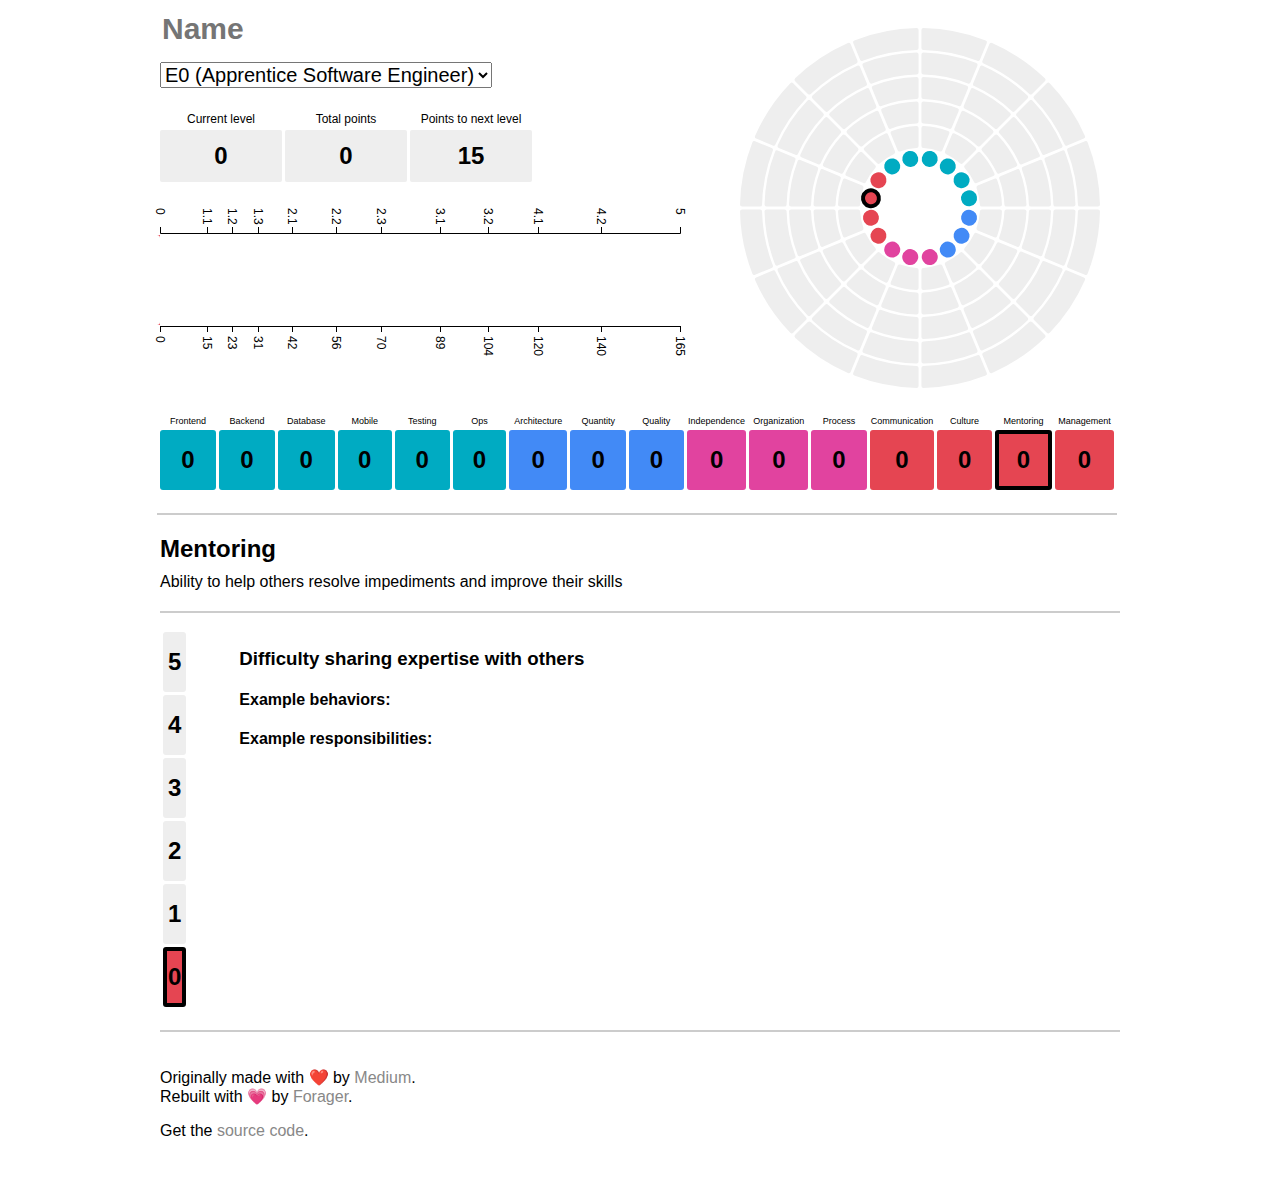
<file: index.html>
<!DOCTYPE html><html><head><meta charSet="utf-8"/><meta name="viewport" content="width=device-width"/><meta name="next-head-count" content="2"/><link rel="preload" href="/_next/static/FN4FiDz0hkGtfBL6bo7lJ/pages/_app.js" as="script"/><link rel="preload" href="/_next/static/FN4FiDz0hkGtfBL6bo7lJ/pages/index.js" as="script"/><link rel="preload" href="/_next/static/runtime/webpack-c212667a5f965e81e004.js" as="script"/><link rel="preload" href="/_next/static/chunks/framework.a98cdd50c9212e8bb790.js" as="script"/><link rel="preload" href="/_next/static/chunks/c67b9352350e8ebe42da7ce539d98be89b0f4a6e.0ddaec115e41be7c9561.js" as="script"/><link rel="preload" href="/_next/static/runtime/main-bc6826441792870e60e7.js" as="script"/><style id="__jsx-2126963245">body{font-family:Helvetica;}main{width:960px;margin:0 auto;}.name-input{border:none;display:block;border-bottom:2px solid #fff;font-size:30px;line-height:40px;font-weight:bold;width:380px;margin-bottom:10px;}.name-input:hover,.name-input:focus{border-bottom:2px solid #ccc;outline:0;}a{color:#888;-webkit-text-decoration:none;text-decoration:none;}</style><style id="__jsx-2295457571">select.jsx-2295457571{font-size:20px;line-height:20px;margin-bottom:20px;min-width:300px;}</style><style id="__jsx-3403694977">table.jsx-3403694977{border-spacing:3px;margin-bottom:20px;margin-left:-3px;}.point-summary-label.jsx-3403694977{font-size:12px;text-align:center;font-weight:normal;width:120px;}.point-summary-value.jsx-3403694977{width:120px;background:#eee;font-size:24px;font-weight:bold;line-height:50px;border-radius:2px;text-align:center;}</style><style id="__jsx-2708482886">figure.jsx-2708482886{margin:0 0 0 -10px;}svg.jsx-2708482886{width:550px;height:160px;}</style><style id="__jsx-3023698355">figure.jsx-3023698355{margin:0;}svg.jsx-3023698355{width:400px;height:400px;}.track-milestone.jsx-3023698355{fill:#eee;cursor:pointer;}.track-milestone-current.jsx-3023698355,.track-milestone.jsx-3023698355:hover{stroke:#000;stroke-width:4px;stroke-linejoin:round;}</style><style id="__jsx-886021826">table.jsx-886021826{width:100%;border-spacing:3px;border-bottom:2px solid #ccc;padding-bottom:20px;margin-bottom:20px;margin-left:-3px;}.track-selector-value.jsx-886021826{line-height:50px;width:50px;text-align:center;background:#eee;font-weight:bold;font-size:24px;border-radius:3px;cursor:pointer;}.track-selector-label.jsx-886021826{text-align:center;font-size:9px;}</style><style id="__jsx-2815140849">div.track.jsx-2815140849{margin:0 0 20px 0;padding-bottom:20px;border-bottom:2px solid #ccc;}h2.jsx-2815140849{margin:0 0 10px 0;}p.track-description.jsx-2815140849{margin-top:0;padding-bottom:20px;border-bottom:2px solid #ccc;}table.jsx-2815140849{border-spacing:3px;}td.jsx-2815140849{line-height:50px;width:50px;text-align:center;background:#eee;font-weight:bold;font-size:24px;border-radius:3px;cursor:pointer;}ul.jsx-2815140849{line-height:1.5em;}</style></head><body><div id="__next"><div><main class="jsx-2126963245"><div style="display:flex" class="jsx-2126963245"><div style="flex:1" class="jsx-2126963245"><form class="jsx-2126963245"><input type="text" value="" placeholder="Name" class="jsx-2126963245 name-input"/><select class="jsx-2295457571"><option class="jsx-2295457571">E0 (Apprentice Software Engineer)</option></select></form><table class="jsx-3403694977"><tbody class="jsx-3403694977"><tr class="jsx-3403694977"><th class="jsx-3403694977 point-summary-label">Current level</th><th class="jsx-3403694977 point-summary-label">Total points</th><th class="jsx-3403694977 point-summary-label">Points to next level</th></tr><tr class="jsx-3403694977"><td class="jsx-3403694977 point-summary-value">0</td><td class="jsx-3403694977 point-summary-value">0</td><td class="jsx-3403694977 point-summary-value">15</td></tr></tbody></table><figure class="jsx-2708482886"><svg class="jsx-2708482886"><g transform="translate(10,30)" class="jsx-2708482886"><rect x="0" y="0" width="0" height="90" style="fill:#00abc2;border-right:1px solid #000" class="jsx-2708482886"></rect><rect x="0" y="0" width="0" height="90" style="fill:#428af6;border-right:1px solid #000" class="jsx-2708482886"></rect><rect x="0" y="0" width="0" height="90" style="fill:#e1439f;border-right:1px solid #000" class="jsx-2708482886"></rect><path d="M0,0h-3a3,3 0 0 1 3,3v84a3,3 0 0 1 -3,3h3z" style="fill:#e54552" class="jsx-2708482886"></path><g transform="translate(0, -2)" class="jsx-2708482886 top-axis"></g><g transform="translate(0,91)" class="jsx-2708482886 bottom-axis"></g></g></svg></figure></div><div style="flex:0" class="jsx-2126963245"><figure class="jsx-3023698355"><svg class="jsx-3023698355"><g transform="translate(200,200) rotate(-33.75)" class="jsx-3023698355"><g transform="rotate(0)" class="jsx-3023698355"><path d="M-14.214442030003276,-78.70722398454421A2,2,0,0,1,-12.559037048998265,-81.07383136330378A82.0408163265306,82.0408163265306,0,0,1,12.559037048998277,-81.07383136330377A2,2,0,0,1,14.214442030003283,-78.70722398454421L10.690713438490782,-60.99224407690046A2,2,0,0,1,8.447557623565471,-59.40234650412844A60,60,0,0,0,-8.447557623565471,-59.402346504128445A2,2,0,0,1,-10.690713438490777,-60.99224407690046Z" class="jsx-3023698355 track-milestone  "></path><path d="M-18.995495028050062,-102.74320053557152A2,2,0,0,1,-17.359837118120186,-105.10664774649193A106.53061224489795,106.53061224489795,0,0,1,17.359837118120193,-105.10664774649193A2,2,0,0,1,18.995495028050073,-102.74320053557152L15.473635817356646,-85.03761863994534A2,2,0,0,1,13.199610703661577,-83.45235701643871A84.48979591836735,84.48979591836735,0,0,0,-13.19961070366157,-83.45235701643871A2,2,0,0,1,-15.473635817356636,-85.03761863994534Z" class="jsx-3023698355 track-milestone  "></path><path d="M-23.775282703586548,-126.77281588077251A2,2,0,0,1,-22.151855734996545,-129.13420400019717A131.0204081632653,131.0204081632653,0,0,1,22.151855734996534,-129.13420400019717A2,2,0,0,1,23.77528270358654,-126.7728158807725L20.254260929289448,-109.07144406221373A2,2,0,0,1,17.96303173367031,-107.48898049491606A108.9795918367347,108.9795918367347,0,0,0,-17.96303173367031,-107.48898049491606A2,2,0,0,1,-20.254260929289448,-109.07144406221373Z" class="jsx-3023698355 track-milestone  "></path><path d="M-28.554411052843545,-150.7991165689305A2,2,0,0,1,-26.939303981563757,-153.1590593941473A155.51020408163265,155.51020408163265,0,0,1,26.939303981563764,-153.1590593941473A2,2,0,0,1,28.554411052843573,-150.79911656893046L25.033835838142927,-133.0999897570666A2,2,0,0,1,22.73163828167829,-131.51939054281206A133.46938775510205,133.46938775510205,0,0,0,-22.731638281678272,-131.51939054281206A2,2,0,0,1,-25.033835838142906,-133.0999897570666Z" class="jsx-3023698355 track-milestone  "></path><path d="M-33.33315234356421,-174.823471382423A2,2,0,0,1,-31.724071465710082,-177.18234474585364A180,180,0,0,1,31.724071465710132,-177.1823447458536A2,2,0,0,1,33.33315234356425,-174.82347138242295L29.812843203785036,-157.12568221951932A2,2,0,0,1,27.503042900823445,-155.54641216686517A157.9591836734694,157.9591836734694,0,0,0,-27.503042900823427,-155.5464121668652A2,2,0,0,1,-29.812843203785004,-157.12568221951935Z" class="jsx-3023698355 track-milestone  "></path><circle r="8" cx="0" cy="-50" style="fill:#00abc2" class="jsx-3023698355 track-milestone "></circle></g><g transform="rotate(22.5)" class="jsx-3023698355"><path d="M-14.214442030003276,-78.70722398454421A2,2,0,0,1,-12.559037048998265,-81.07383136330378A82.0408163265306,82.0408163265306,0,0,1,12.559037048998277,-81.07383136330377A2,2,0,0,1,14.214442030003283,-78.70722398454421L10.690713438490782,-60.99224407690046A2,2,0,0,1,8.447557623565471,-59.40234650412844A60,60,0,0,0,-8.447557623565471,-59.402346504128445A2,2,0,0,1,-10.690713438490777,-60.99224407690046Z" class="jsx-3023698355 track-milestone  "></path><path d="M-18.995495028050062,-102.74320053557152A2,2,0,0,1,-17.359837118120186,-105.10664774649193A106.53061224489795,106.53061224489795,0,0,1,17.359837118120193,-105.10664774649193A2,2,0,0,1,18.995495028050073,-102.74320053557152L15.473635817356646,-85.03761863994534A2,2,0,0,1,13.199610703661577,-83.45235701643871A84.48979591836735,84.48979591836735,0,0,0,-13.19961070366157,-83.45235701643871A2,2,0,0,1,-15.473635817356636,-85.03761863994534Z" class="jsx-3023698355 track-milestone  "></path><path d="M-23.775282703586548,-126.77281588077251A2,2,0,0,1,-22.151855734996545,-129.13420400019717A131.0204081632653,131.0204081632653,0,0,1,22.151855734996534,-129.13420400019717A2,2,0,0,1,23.77528270358654,-126.7728158807725L20.254260929289448,-109.07144406221373A2,2,0,0,1,17.96303173367031,-107.48898049491606A108.9795918367347,108.9795918367347,0,0,0,-17.96303173367031,-107.48898049491606A2,2,0,0,1,-20.254260929289448,-109.07144406221373Z" class="jsx-3023698355 track-milestone  "></path><path d="M-28.554411052843545,-150.7991165689305A2,2,0,0,1,-26.939303981563757,-153.1590593941473A155.51020408163265,155.51020408163265,0,0,1,26.939303981563764,-153.1590593941473A2,2,0,0,1,28.554411052843573,-150.79911656893046L25.033835838142927,-133.0999897570666A2,2,0,0,1,22.73163828167829,-131.51939054281206A133.46938775510205,133.46938775510205,0,0,0,-22.731638281678272,-131.51939054281206A2,2,0,0,1,-25.033835838142906,-133.0999897570666Z" class="jsx-3023698355 track-milestone  "></path><path d="M-33.33315234356421,-174.823471382423A2,2,0,0,1,-31.724071465710082,-177.18234474585364A180,180,0,0,1,31.724071465710132,-177.1823447458536A2,2,0,0,1,33.33315234356425,-174.82347138242295L29.812843203785036,-157.12568221951932A2,2,0,0,1,27.503042900823445,-155.54641216686517A157.9591836734694,157.9591836734694,0,0,0,-27.503042900823427,-155.5464121668652A2,2,0,0,1,-29.812843203785004,-157.12568221951935Z" class="jsx-3023698355 track-milestone  "></path><circle r="8" cx="0" cy="-50" style="fill:#00abc2" class="jsx-3023698355 track-milestone "></circle></g><g transform="rotate(45)" class="jsx-3023698355"><path d="M-14.214442030003276,-78.70722398454421A2,2,0,0,1,-12.559037048998265,-81.07383136330378A82.0408163265306,82.0408163265306,0,0,1,12.559037048998277,-81.07383136330377A2,2,0,0,1,14.214442030003283,-78.70722398454421L10.690713438490782,-60.99224407690046A2,2,0,0,1,8.447557623565471,-59.40234650412844A60,60,0,0,0,-8.447557623565471,-59.402346504128445A2,2,0,0,1,-10.690713438490777,-60.99224407690046Z" class="jsx-3023698355 track-milestone  "></path><path d="M-18.995495028050062,-102.74320053557152A2,2,0,0,1,-17.359837118120186,-105.10664774649193A106.53061224489795,106.53061224489795,0,0,1,17.359837118120193,-105.10664774649193A2,2,0,0,1,18.995495028050073,-102.74320053557152L15.473635817356646,-85.03761863994534A2,2,0,0,1,13.199610703661577,-83.45235701643871A84.48979591836735,84.48979591836735,0,0,0,-13.19961070366157,-83.45235701643871A2,2,0,0,1,-15.473635817356636,-85.03761863994534Z" class="jsx-3023698355 track-milestone  "></path><path d="M-23.775282703586548,-126.77281588077251A2,2,0,0,1,-22.151855734996545,-129.13420400019717A131.0204081632653,131.0204081632653,0,0,1,22.151855734996534,-129.13420400019717A2,2,0,0,1,23.77528270358654,-126.7728158807725L20.254260929289448,-109.07144406221373A2,2,0,0,1,17.96303173367031,-107.48898049491606A108.9795918367347,108.9795918367347,0,0,0,-17.96303173367031,-107.48898049491606A2,2,0,0,1,-20.254260929289448,-109.07144406221373Z" class="jsx-3023698355 track-milestone  "></path><path d="M-28.554411052843545,-150.7991165689305A2,2,0,0,1,-26.939303981563757,-153.1590593941473A155.51020408163265,155.51020408163265,0,0,1,26.939303981563764,-153.1590593941473A2,2,0,0,1,28.554411052843573,-150.79911656893046L25.033835838142927,-133.0999897570666A2,2,0,0,1,22.73163828167829,-131.51939054281206A133.46938775510205,133.46938775510205,0,0,0,-22.731638281678272,-131.51939054281206A2,2,0,0,1,-25.033835838142906,-133.0999897570666Z" class="jsx-3023698355 track-milestone  "></path><path d="M-33.33315234356421,-174.823471382423A2,2,0,0,1,-31.724071465710082,-177.18234474585364A180,180,0,0,1,31.724071465710132,-177.1823447458536A2,2,0,0,1,33.33315234356425,-174.82347138242295L29.812843203785036,-157.12568221951932A2,2,0,0,1,27.503042900823445,-155.54641216686517A157.9591836734694,157.9591836734694,0,0,0,-27.503042900823427,-155.5464121668652A2,2,0,0,1,-29.812843203785004,-157.12568221951935Z" class="jsx-3023698355 track-milestone  "></path><circle r="8" cx="0" cy="-50" style="fill:#00abc2" class="jsx-3023698355 track-milestone "></circle></g><g transform="rotate(67.5)" class="jsx-3023698355"><path d="M-14.214442030003276,-78.70722398454421A2,2,0,0,1,-12.559037048998265,-81.07383136330378A82.0408163265306,82.0408163265306,0,0,1,12.559037048998277,-81.07383136330377A2,2,0,0,1,14.214442030003283,-78.70722398454421L10.690713438490782,-60.99224407690046A2,2,0,0,1,8.447557623565471,-59.40234650412844A60,60,0,0,0,-8.447557623565471,-59.402346504128445A2,2,0,0,1,-10.690713438490777,-60.99224407690046Z" class="jsx-3023698355 track-milestone  "></path><path d="M-18.995495028050062,-102.74320053557152A2,2,0,0,1,-17.359837118120186,-105.10664774649193A106.53061224489795,106.53061224489795,0,0,1,17.359837118120193,-105.10664774649193A2,2,0,0,1,18.995495028050073,-102.74320053557152L15.473635817356646,-85.03761863994534A2,2,0,0,1,13.199610703661577,-83.45235701643871A84.48979591836735,84.48979591836735,0,0,0,-13.19961070366157,-83.45235701643871A2,2,0,0,1,-15.473635817356636,-85.03761863994534Z" class="jsx-3023698355 track-milestone  "></path><path d="M-23.775282703586548,-126.77281588077251A2,2,0,0,1,-22.151855734996545,-129.13420400019717A131.0204081632653,131.0204081632653,0,0,1,22.151855734996534,-129.13420400019717A2,2,0,0,1,23.77528270358654,-126.7728158807725L20.254260929289448,-109.07144406221373A2,2,0,0,1,17.96303173367031,-107.48898049491606A108.9795918367347,108.9795918367347,0,0,0,-17.96303173367031,-107.48898049491606A2,2,0,0,1,-20.254260929289448,-109.07144406221373Z" class="jsx-3023698355 track-milestone  "></path><path d="M-28.554411052843545,-150.7991165689305A2,2,0,0,1,-26.939303981563757,-153.1590593941473A155.51020408163265,155.51020408163265,0,0,1,26.939303981563764,-153.1590593941473A2,2,0,0,1,28.554411052843573,-150.79911656893046L25.033835838142927,-133.0999897570666A2,2,0,0,1,22.73163828167829,-131.51939054281206A133.46938775510205,133.46938775510205,0,0,0,-22.731638281678272,-131.51939054281206A2,2,0,0,1,-25.033835838142906,-133.0999897570666Z" class="jsx-3023698355 track-milestone  "></path><path d="M-33.33315234356421,-174.823471382423A2,2,0,0,1,-31.724071465710082,-177.18234474585364A180,180,0,0,1,31.724071465710132,-177.1823447458536A2,2,0,0,1,33.33315234356425,-174.82347138242295L29.812843203785036,-157.12568221951932A2,2,0,0,1,27.503042900823445,-155.54641216686517A157.9591836734694,157.9591836734694,0,0,0,-27.503042900823427,-155.5464121668652A2,2,0,0,1,-29.812843203785004,-157.12568221951935Z" class="jsx-3023698355 track-milestone  "></path><circle r="8" cx="0" cy="-50" style="fill:#00abc2" class="jsx-3023698355 track-milestone "></circle></g><g transform="rotate(90)" class="jsx-3023698355"><path d="M-14.214442030003276,-78.70722398454421A2,2,0,0,1,-12.559037048998265,-81.07383136330378A82.0408163265306,82.0408163265306,0,0,1,12.559037048998277,-81.07383136330377A2,2,0,0,1,14.214442030003283,-78.70722398454421L10.690713438490782,-60.99224407690046A2,2,0,0,1,8.447557623565471,-59.40234650412844A60,60,0,0,0,-8.447557623565471,-59.402346504128445A2,2,0,0,1,-10.690713438490777,-60.99224407690046Z" class="jsx-3023698355 track-milestone  "></path><path d="M-18.995495028050062,-102.74320053557152A2,2,0,0,1,-17.359837118120186,-105.10664774649193A106.53061224489795,106.53061224489795,0,0,1,17.359837118120193,-105.10664774649193A2,2,0,0,1,18.995495028050073,-102.74320053557152L15.473635817356646,-85.03761863994534A2,2,0,0,1,13.199610703661577,-83.45235701643871A84.48979591836735,84.48979591836735,0,0,0,-13.19961070366157,-83.45235701643871A2,2,0,0,1,-15.473635817356636,-85.03761863994534Z" class="jsx-3023698355 track-milestone  "></path><path d="M-23.775282703586548,-126.77281588077251A2,2,0,0,1,-22.151855734996545,-129.13420400019717A131.0204081632653,131.0204081632653,0,0,1,22.151855734996534,-129.13420400019717A2,2,0,0,1,23.77528270358654,-126.7728158807725L20.254260929289448,-109.07144406221373A2,2,0,0,1,17.96303173367031,-107.48898049491606A108.9795918367347,108.9795918367347,0,0,0,-17.96303173367031,-107.48898049491606A2,2,0,0,1,-20.254260929289448,-109.07144406221373Z" class="jsx-3023698355 track-milestone  "></path><path d="M-28.554411052843545,-150.7991165689305A2,2,0,0,1,-26.939303981563757,-153.1590593941473A155.51020408163265,155.51020408163265,0,0,1,26.939303981563764,-153.1590593941473A2,2,0,0,1,28.554411052843573,-150.79911656893046L25.033835838142927,-133.0999897570666A2,2,0,0,1,22.73163828167829,-131.51939054281206A133.46938775510205,133.46938775510205,0,0,0,-22.731638281678272,-131.51939054281206A2,2,0,0,1,-25.033835838142906,-133.0999897570666Z" class="jsx-3023698355 track-milestone  "></path><path d="M-33.33315234356421,-174.823471382423A2,2,0,0,1,-31.724071465710082,-177.18234474585364A180,180,0,0,1,31.724071465710132,-177.1823447458536A2,2,0,0,1,33.33315234356425,-174.82347138242295L29.812843203785036,-157.12568221951932A2,2,0,0,1,27.503042900823445,-155.54641216686517A157.9591836734694,157.9591836734694,0,0,0,-27.503042900823427,-155.5464121668652A2,2,0,0,1,-29.812843203785004,-157.12568221951935Z" class="jsx-3023698355 track-milestone  "></path><circle r="8" cx="0" cy="-50" style="fill:#00abc2" class="jsx-3023698355 track-milestone "></circle></g><g transform="rotate(112.5)" class="jsx-3023698355"><path d="M-14.214442030003276,-78.70722398454421A2,2,0,0,1,-12.559037048998265,-81.07383136330378A82.0408163265306,82.0408163265306,0,0,1,12.559037048998277,-81.07383136330377A2,2,0,0,1,14.214442030003283,-78.70722398454421L10.690713438490782,-60.99224407690046A2,2,0,0,1,8.447557623565471,-59.40234650412844A60,60,0,0,0,-8.447557623565471,-59.402346504128445A2,2,0,0,1,-10.690713438490777,-60.99224407690046Z" class="jsx-3023698355 track-milestone  "></path><path d="M-18.995495028050062,-102.74320053557152A2,2,0,0,1,-17.359837118120186,-105.10664774649193A106.53061224489795,106.53061224489795,0,0,1,17.359837118120193,-105.10664774649193A2,2,0,0,1,18.995495028050073,-102.74320053557152L15.473635817356646,-85.03761863994534A2,2,0,0,1,13.199610703661577,-83.45235701643871A84.48979591836735,84.48979591836735,0,0,0,-13.19961070366157,-83.45235701643871A2,2,0,0,1,-15.473635817356636,-85.03761863994534Z" class="jsx-3023698355 track-milestone  "></path><path d="M-23.775282703586548,-126.77281588077251A2,2,0,0,1,-22.151855734996545,-129.13420400019717A131.0204081632653,131.0204081632653,0,0,1,22.151855734996534,-129.13420400019717A2,2,0,0,1,23.77528270358654,-126.7728158807725L20.254260929289448,-109.07144406221373A2,2,0,0,1,17.96303173367031,-107.48898049491606A108.9795918367347,108.9795918367347,0,0,0,-17.96303173367031,-107.48898049491606A2,2,0,0,1,-20.254260929289448,-109.07144406221373Z" class="jsx-3023698355 track-milestone  "></path><path d="M-28.554411052843545,-150.7991165689305A2,2,0,0,1,-26.939303981563757,-153.1590593941473A155.51020408163265,155.51020408163265,0,0,1,26.939303981563764,-153.1590593941473A2,2,0,0,1,28.554411052843573,-150.79911656893046L25.033835838142927,-133.0999897570666A2,2,0,0,1,22.73163828167829,-131.51939054281206A133.46938775510205,133.46938775510205,0,0,0,-22.731638281678272,-131.51939054281206A2,2,0,0,1,-25.033835838142906,-133.0999897570666Z" class="jsx-3023698355 track-milestone  "></path><path d="M-33.33315234356421,-174.823471382423A2,2,0,0,1,-31.724071465710082,-177.18234474585364A180,180,0,0,1,31.724071465710132,-177.1823447458536A2,2,0,0,1,33.33315234356425,-174.82347138242295L29.812843203785036,-157.12568221951932A2,2,0,0,1,27.503042900823445,-155.54641216686517A157.9591836734694,157.9591836734694,0,0,0,-27.503042900823427,-155.5464121668652A2,2,0,0,1,-29.812843203785004,-157.12568221951935Z" class="jsx-3023698355 track-milestone  "></path><circle r="8" cx="0" cy="-50" style="fill:#00abc2" class="jsx-3023698355 track-milestone "></circle></g><g transform="rotate(135)" class="jsx-3023698355"><path d="M-14.214442030003276,-78.70722398454421A2,2,0,0,1,-12.559037048998265,-81.07383136330378A82.0408163265306,82.0408163265306,0,0,1,12.559037048998277,-81.07383136330377A2,2,0,0,1,14.214442030003283,-78.70722398454421L10.690713438490782,-60.99224407690046A2,2,0,0,1,8.447557623565471,-59.40234650412844A60,60,0,0,0,-8.447557623565471,-59.402346504128445A2,2,0,0,1,-10.690713438490777,-60.99224407690046Z" class="jsx-3023698355 track-milestone  "></path><path d="M-18.995495028050062,-102.74320053557152A2,2,0,0,1,-17.359837118120186,-105.10664774649193A106.53061224489795,106.53061224489795,0,0,1,17.359837118120193,-105.10664774649193A2,2,0,0,1,18.995495028050073,-102.74320053557152L15.473635817356646,-85.03761863994534A2,2,0,0,1,13.199610703661577,-83.45235701643871A84.48979591836735,84.48979591836735,0,0,0,-13.19961070366157,-83.45235701643871A2,2,0,0,1,-15.473635817356636,-85.03761863994534Z" class="jsx-3023698355 track-milestone  "></path><path d="M-23.775282703586548,-126.77281588077251A2,2,0,0,1,-22.151855734996545,-129.13420400019717A131.0204081632653,131.0204081632653,0,0,1,22.151855734996534,-129.13420400019717A2,2,0,0,1,23.77528270358654,-126.7728158807725L20.254260929289448,-109.07144406221373A2,2,0,0,1,17.96303173367031,-107.48898049491606A108.9795918367347,108.9795918367347,0,0,0,-17.96303173367031,-107.48898049491606A2,2,0,0,1,-20.254260929289448,-109.07144406221373Z" class="jsx-3023698355 track-milestone  "></path><path d="M-28.554411052843545,-150.7991165689305A2,2,0,0,1,-26.939303981563757,-153.1590593941473A155.51020408163265,155.51020408163265,0,0,1,26.939303981563764,-153.1590593941473A2,2,0,0,1,28.554411052843573,-150.79911656893046L25.033835838142927,-133.0999897570666A2,2,0,0,1,22.73163828167829,-131.51939054281206A133.46938775510205,133.46938775510205,0,0,0,-22.731638281678272,-131.51939054281206A2,2,0,0,1,-25.033835838142906,-133.0999897570666Z" class="jsx-3023698355 track-milestone  "></path><path d="M-33.33315234356421,-174.823471382423A2,2,0,0,1,-31.724071465710082,-177.18234474585364A180,180,0,0,1,31.724071465710132,-177.1823447458536A2,2,0,0,1,33.33315234356425,-174.82347138242295L29.812843203785036,-157.12568221951932A2,2,0,0,1,27.503042900823445,-155.54641216686517A157.9591836734694,157.9591836734694,0,0,0,-27.503042900823427,-155.5464121668652A2,2,0,0,1,-29.812843203785004,-157.12568221951935Z" class="jsx-3023698355 track-milestone  "></path><circle r="8" cx="0" cy="-50" style="fill:#428af6" class="jsx-3023698355 track-milestone "></circle></g><g transform="rotate(157.5)" class="jsx-3023698355"><path d="M-14.214442030003276,-78.70722398454421A2,2,0,0,1,-12.559037048998265,-81.07383136330378A82.0408163265306,82.0408163265306,0,0,1,12.559037048998277,-81.07383136330377A2,2,0,0,1,14.214442030003283,-78.70722398454421L10.690713438490782,-60.99224407690046A2,2,0,0,1,8.447557623565471,-59.40234650412844A60,60,0,0,0,-8.447557623565471,-59.402346504128445A2,2,0,0,1,-10.690713438490777,-60.99224407690046Z" class="jsx-3023698355 track-milestone  "></path><path d="M-18.995495028050062,-102.74320053557152A2,2,0,0,1,-17.359837118120186,-105.10664774649193A106.53061224489795,106.53061224489795,0,0,1,17.359837118120193,-105.10664774649193A2,2,0,0,1,18.995495028050073,-102.74320053557152L15.473635817356646,-85.03761863994534A2,2,0,0,1,13.199610703661577,-83.45235701643871A84.48979591836735,84.48979591836735,0,0,0,-13.19961070366157,-83.45235701643871A2,2,0,0,1,-15.473635817356636,-85.03761863994534Z" class="jsx-3023698355 track-milestone  "></path><path d="M-23.775282703586548,-126.77281588077251A2,2,0,0,1,-22.151855734996545,-129.13420400019717A131.0204081632653,131.0204081632653,0,0,1,22.151855734996534,-129.13420400019717A2,2,0,0,1,23.77528270358654,-126.7728158807725L20.254260929289448,-109.07144406221373A2,2,0,0,1,17.96303173367031,-107.48898049491606A108.9795918367347,108.9795918367347,0,0,0,-17.96303173367031,-107.48898049491606A2,2,0,0,1,-20.254260929289448,-109.07144406221373Z" class="jsx-3023698355 track-milestone  "></path><path d="M-28.554411052843545,-150.7991165689305A2,2,0,0,1,-26.939303981563757,-153.1590593941473A155.51020408163265,155.51020408163265,0,0,1,26.939303981563764,-153.1590593941473A2,2,0,0,1,28.554411052843573,-150.79911656893046L25.033835838142927,-133.0999897570666A2,2,0,0,1,22.73163828167829,-131.51939054281206A133.46938775510205,133.46938775510205,0,0,0,-22.731638281678272,-131.51939054281206A2,2,0,0,1,-25.033835838142906,-133.0999897570666Z" class="jsx-3023698355 track-milestone  "></path><path d="M-33.33315234356421,-174.823471382423A2,2,0,0,1,-31.724071465710082,-177.18234474585364A180,180,0,0,1,31.724071465710132,-177.1823447458536A2,2,0,0,1,33.33315234356425,-174.82347138242295L29.812843203785036,-157.12568221951932A2,2,0,0,1,27.503042900823445,-155.54641216686517A157.9591836734694,157.9591836734694,0,0,0,-27.503042900823427,-155.5464121668652A2,2,0,0,1,-29.812843203785004,-157.12568221951935Z" class="jsx-3023698355 track-milestone  "></path><circle r="8" cx="0" cy="-50" style="fill:#428af6" class="jsx-3023698355 track-milestone "></circle></g><g transform="rotate(180)" class="jsx-3023698355"><path d="M-14.214442030003276,-78.70722398454421A2,2,0,0,1,-12.559037048998265,-81.07383136330378A82.0408163265306,82.0408163265306,0,0,1,12.559037048998277,-81.07383136330377A2,2,0,0,1,14.214442030003283,-78.70722398454421L10.690713438490782,-60.99224407690046A2,2,0,0,1,8.447557623565471,-59.40234650412844A60,60,0,0,0,-8.447557623565471,-59.402346504128445A2,2,0,0,1,-10.690713438490777,-60.99224407690046Z" class="jsx-3023698355 track-milestone  "></path><path d="M-18.995495028050062,-102.74320053557152A2,2,0,0,1,-17.359837118120186,-105.10664774649193A106.53061224489795,106.53061224489795,0,0,1,17.359837118120193,-105.10664774649193A2,2,0,0,1,18.995495028050073,-102.74320053557152L15.473635817356646,-85.03761863994534A2,2,0,0,1,13.199610703661577,-83.45235701643871A84.48979591836735,84.48979591836735,0,0,0,-13.19961070366157,-83.45235701643871A2,2,0,0,1,-15.473635817356636,-85.03761863994534Z" class="jsx-3023698355 track-milestone  "></path><path d="M-23.775282703586548,-126.77281588077251A2,2,0,0,1,-22.151855734996545,-129.13420400019717A131.0204081632653,131.0204081632653,0,0,1,22.151855734996534,-129.13420400019717A2,2,0,0,1,23.77528270358654,-126.7728158807725L20.254260929289448,-109.07144406221373A2,2,0,0,1,17.96303173367031,-107.48898049491606A108.9795918367347,108.9795918367347,0,0,0,-17.96303173367031,-107.48898049491606A2,2,0,0,1,-20.254260929289448,-109.07144406221373Z" class="jsx-3023698355 track-milestone  "></path><path d="M-28.554411052843545,-150.7991165689305A2,2,0,0,1,-26.939303981563757,-153.1590593941473A155.51020408163265,155.51020408163265,0,0,1,26.939303981563764,-153.1590593941473A2,2,0,0,1,28.554411052843573,-150.79911656893046L25.033835838142927,-133.0999897570666A2,2,0,0,1,22.73163828167829,-131.51939054281206A133.46938775510205,133.46938775510205,0,0,0,-22.731638281678272,-131.51939054281206A2,2,0,0,1,-25.033835838142906,-133.0999897570666Z" class="jsx-3023698355 track-milestone  "></path><path d="M-33.33315234356421,-174.823471382423A2,2,0,0,1,-31.724071465710082,-177.18234474585364A180,180,0,0,1,31.724071465710132,-177.1823447458536A2,2,0,0,1,33.33315234356425,-174.82347138242295L29.812843203785036,-157.12568221951932A2,2,0,0,1,27.503042900823445,-155.54641216686517A157.9591836734694,157.9591836734694,0,0,0,-27.503042900823427,-155.5464121668652A2,2,0,0,1,-29.812843203785004,-157.12568221951935Z" class="jsx-3023698355 track-milestone  "></path><circle r="8" cx="0" cy="-50" style="fill:#428af6" class="jsx-3023698355 track-milestone "></circle></g><g transform="rotate(202.5)" class="jsx-3023698355"><path d="M-14.214442030003276,-78.70722398454421A2,2,0,0,1,-12.559037048998265,-81.07383136330378A82.0408163265306,82.0408163265306,0,0,1,12.559037048998277,-81.07383136330377A2,2,0,0,1,14.214442030003283,-78.70722398454421L10.690713438490782,-60.99224407690046A2,2,0,0,1,8.447557623565471,-59.40234650412844A60,60,0,0,0,-8.447557623565471,-59.402346504128445A2,2,0,0,1,-10.690713438490777,-60.99224407690046Z" class="jsx-3023698355 track-milestone  "></path><path d="M-18.995495028050062,-102.74320053557152A2,2,0,0,1,-17.359837118120186,-105.10664774649193A106.53061224489795,106.53061224489795,0,0,1,17.359837118120193,-105.10664774649193A2,2,0,0,1,18.995495028050073,-102.74320053557152L15.473635817356646,-85.03761863994534A2,2,0,0,1,13.199610703661577,-83.45235701643871A84.48979591836735,84.48979591836735,0,0,0,-13.19961070366157,-83.45235701643871A2,2,0,0,1,-15.473635817356636,-85.03761863994534Z" class="jsx-3023698355 track-milestone  "></path><path d="M-23.775282703586548,-126.77281588077251A2,2,0,0,1,-22.151855734996545,-129.13420400019717A131.0204081632653,131.0204081632653,0,0,1,22.151855734996534,-129.13420400019717A2,2,0,0,1,23.77528270358654,-126.7728158807725L20.254260929289448,-109.07144406221373A2,2,0,0,1,17.96303173367031,-107.48898049491606A108.9795918367347,108.9795918367347,0,0,0,-17.96303173367031,-107.48898049491606A2,2,0,0,1,-20.254260929289448,-109.07144406221373Z" class="jsx-3023698355 track-milestone  "></path><path d="M-28.554411052843545,-150.7991165689305A2,2,0,0,1,-26.939303981563757,-153.1590593941473A155.51020408163265,155.51020408163265,0,0,1,26.939303981563764,-153.1590593941473A2,2,0,0,1,28.554411052843573,-150.79911656893046L25.033835838142927,-133.0999897570666A2,2,0,0,1,22.73163828167829,-131.51939054281206A133.46938775510205,133.46938775510205,0,0,0,-22.731638281678272,-131.51939054281206A2,2,0,0,1,-25.033835838142906,-133.0999897570666Z" class="jsx-3023698355 track-milestone  "></path><path d="M-33.33315234356421,-174.823471382423A2,2,0,0,1,-31.724071465710082,-177.18234474585364A180,180,0,0,1,31.724071465710132,-177.1823447458536A2,2,0,0,1,33.33315234356425,-174.82347138242295L29.812843203785036,-157.12568221951932A2,2,0,0,1,27.503042900823445,-155.54641216686517A157.9591836734694,157.9591836734694,0,0,0,-27.503042900823427,-155.5464121668652A2,2,0,0,1,-29.812843203785004,-157.12568221951935Z" class="jsx-3023698355 track-milestone  "></path><circle r="8" cx="0" cy="-50" style="fill:#e1439f" class="jsx-3023698355 track-milestone "></circle></g><g transform="rotate(225)" class="jsx-3023698355"><path d="M-14.214442030003276,-78.70722398454421A2,2,0,0,1,-12.559037048998265,-81.07383136330378A82.0408163265306,82.0408163265306,0,0,1,12.559037048998277,-81.07383136330377A2,2,0,0,1,14.214442030003283,-78.70722398454421L10.690713438490782,-60.99224407690046A2,2,0,0,1,8.447557623565471,-59.40234650412844A60,60,0,0,0,-8.447557623565471,-59.402346504128445A2,2,0,0,1,-10.690713438490777,-60.99224407690046Z" class="jsx-3023698355 track-milestone  "></path><path d="M-18.995495028050062,-102.74320053557152A2,2,0,0,1,-17.359837118120186,-105.10664774649193A106.53061224489795,106.53061224489795,0,0,1,17.359837118120193,-105.10664774649193A2,2,0,0,1,18.995495028050073,-102.74320053557152L15.473635817356646,-85.03761863994534A2,2,0,0,1,13.199610703661577,-83.45235701643871A84.48979591836735,84.48979591836735,0,0,0,-13.19961070366157,-83.45235701643871A2,2,0,0,1,-15.473635817356636,-85.03761863994534Z" class="jsx-3023698355 track-milestone  "></path><path d="M-23.775282703586548,-126.77281588077251A2,2,0,0,1,-22.151855734996545,-129.13420400019717A131.0204081632653,131.0204081632653,0,0,1,22.151855734996534,-129.13420400019717A2,2,0,0,1,23.77528270358654,-126.7728158807725L20.254260929289448,-109.07144406221373A2,2,0,0,1,17.96303173367031,-107.48898049491606A108.9795918367347,108.9795918367347,0,0,0,-17.96303173367031,-107.48898049491606A2,2,0,0,1,-20.254260929289448,-109.07144406221373Z" class="jsx-3023698355 track-milestone  "></path><path d="M-28.554411052843545,-150.7991165689305A2,2,0,0,1,-26.939303981563757,-153.1590593941473A155.51020408163265,155.51020408163265,0,0,1,26.939303981563764,-153.1590593941473A2,2,0,0,1,28.554411052843573,-150.79911656893046L25.033835838142927,-133.0999897570666A2,2,0,0,1,22.73163828167829,-131.51939054281206A133.46938775510205,133.46938775510205,0,0,0,-22.731638281678272,-131.51939054281206A2,2,0,0,1,-25.033835838142906,-133.0999897570666Z" class="jsx-3023698355 track-milestone  "></path><path d="M-33.33315234356421,-174.823471382423A2,2,0,0,1,-31.724071465710082,-177.18234474585364A180,180,0,0,1,31.724071465710132,-177.1823447458536A2,2,0,0,1,33.33315234356425,-174.82347138242295L29.812843203785036,-157.12568221951932A2,2,0,0,1,27.503042900823445,-155.54641216686517A157.9591836734694,157.9591836734694,0,0,0,-27.503042900823427,-155.5464121668652A2,2,0,0,1,-29.812843203785004,-157.12568221951935Z" class="jsx-3023698355 track-milestone  "></path><circle r="8" cx="0" cy="-50" style="fill:#e1439f" class="jsx-3023698355 track-milestone "></circle></g><g transform="rotate(247.5)" class="jsx-3023698355"><path d="M-14.214442030003276,-78.70722398454421A2,2,0,0,1,-12.559037048998265,-81.07383136330378A82.0408163265306,82.0408163265306,0,0,1,12.559037048998277,-81.07383136330377A2,2,0,0,1,14.214442030003283,-78.70722398454421L10.690713438490782,-60.99224407690046A2,2,0,0,1,8.447557623565471,-59.40234650412844A60,60,0,0,0,-8.447557623565471,-59.402346504128445A2,2,0,0,1,-10.690713438490777,-60.99224407690046Z" class="jsx-3023698355 track-milestone  "></path><path d="M-18.995495028050062,-102.74320053557152A2,2,0,0,1,-17.359837118120186,-105.10664774649193A106.53061224489795,106.53061224489795,0,0,1,17.359837118120193,-105.10664774649193A2,2,0,0,1,18.995495028050073,-102.74320053557152L15.473635817356646,-85.03761863994534A2,2,0,0,1,13.199610703661577,-83.45235701643871A84.48979591836735,84.48979591836735,0,0,0,-13.19961070366157,-83.45235701643871A2,2,0,0,1,-15.473635817356636,-85.03761863994534Z" class="jsx-3023698355 track-milestone  "></path><path d="M-23.775282703586548,-126.77281588077251A2,2,0,0,1,-22.151855734996545,-129.13420400019717A131.0204081632653,131.0204081632653,0,0,1,22.151855734996534,-129.13420400019717A2,2,0,0,1,23.77528270358654,-126.7728158807725L20.254260929289448,-109.07144406221373A2,2,0,0,1,17.96303173367031,-107.48898049491606A108.9795918367347,108.9795918367347,0,0,0,-17.96303173367031,-107.48898049491606A2,2,0,0,1,-20.254260929289448,-109.07144406221373Z" class="jsx-3023698355 track-milestone  "></path><path d="M-28.554411052843545,-150.7991165689305A2,2,0,0,1,-26.939303981563757,-153.1590593941473A155.51020408163265,155.51020408163265,0,0,1,26.939303981563764,-153.1590593941473A2,2,0,0,1,28.554411052843573,-150.79911656893046L25.033835838142927,-133.0999897570666A2,2,0,0,1,22.73163828167829,-131.51939054281206A133.46938775510205,133.46938775510205,0,0,0,-22.731638281678272,-131.51939054281206A2,2,0,0,1,-25.033835838142906,-133.0999897570666Z" class="jsx-3023698355 track-milestone  "></path><path d="M-33.33315234356421,-174.823471382423A2,2,0,0,1,-31.724071465710082,-177.18234474585364A180,180,0,0,1,31.724071465710132,-177.1823447458536A2,2,0,0,1,33.33315234356425,-174.82347138242295L29.812843203785036,-157.12568221951932A2,2,0,0,1,27.503042900823445,-155.54641216686517A157.9591836734694,157.9591836734694,0,0,0,-27.503042900823427,-155.5464121668652A2,2,0,0,1,-29.812843203785004,-157.12568221951935Z" class="jsx-3023698355 track-milestone  "></path><circle r="8" cx="0" cy="-50" style="fill:#e1439f" class="jsx-3023698355 track-milestone "></circle></g><g transform="rotate(270)" class="jsx-3023698355"><path d="M-14.214442030003276,-78.70722398454421A2,2,0,0,1,-12.559037048998265,-81.07383136330378A82.0408163265306,82.0408163265306,0,0,1,12.559037048998277,-81.07383136330377A2,2,0,0,1,14.214442030003283,-78.70722398454421L10.690713438490782,-60.99224407690046A2,2,0,0,1,8.447557623565471,-59.40234650412844A60,60,0,0,0,-8.447557623565471,-59.402346504128445A2,2,0,0,1,-10.690713438490777,-60.99224407690046Z" class="jsx-3023698355 track-milestone  "></path><path d="M-18.995495028050062,-102.74320053557152A2,2,0,0,1,-17.359837118120186,-105.10664774649193A106.53061224489795,106.53061224489795,0,0,1,17.359837118120193,-105.10664774649193A2,2,0,0,1,18.995495028050073,-102.74320053557152L15.473635817356646,-85.03761863994534A2,2,0,0,1,13.199610703661577,-83.45235701643871A84.48979591836735,84.48979591836735,0,0,0,-13.19961070366157,-83.45235701643871A2,2,0,0,1,-15.473635817356636,-85.03761863994534Z" class="jsx-3023698355 track-milestone  "></path><path d="M-23.775282703586548,-126.77281588077251A2,2,0,0,1,-22.151855734996545,-129.13420400019717A131.0204081632653,131.0204081632653,0,0,1,22.151855734996534,-129.13420400019717A2,2,0,0,1,23.77528270358654,-126.7728158807725L20.254260929289448,-109.07144406221373A2,2,0,0,1,17.96303173367031,-107.48898049491606A108.9795918367347,108.9795918367347,0,0,0,-17.96303173367031,-107.48898049491606A2,2,0,0,1,-20.254260929289448,-109.07144406221373Z" class="jsx-3023698355 track-milestone  "></path><path d="M-28.554411052843545,-150.7991165689305A2,2,0,0,1,-26.939303981563757,-153.1590593941473A155.51020408163265,155.51020408163265,0,0,1,26.939303981563764,-153.1590593941473A2,2,0,0,1,28.554411052843573,-150.79911656893046L25.033835838142927,-133.0999897570666A2,2,0,0,1,22.73163828167829,-131.51939054281206A133.46938775510205,133.46938775510205,0,0,0,-22.731638281678272,-131.51939054281206A2,2,0,0,1,-25.033835838142906,-133.0999897570666Z" class="jsx-3023698355 track-milestone  "></path><path d="M-33.33315234356421,-174.823471382423A2,2,0,0,1,-31.724071465710082,-177.18234474585364A180,180,0,0,1,31.724071465710132,-177.1823447458536A2,2,0,0,1,33.33315234356425,-174.82347138242295L29.812843203785036,-157.12568221951932A2,2,0,0,1,27.503042900823445,-155.54641216686517A157.9591836734694,157.9591836734694,0,0,0,-27.503042900823427,-155.5464121668652A2,2,0,0,1,-29.812843203785004,-157.12568221951935Z" class="jsx-3023698355 track-milestone  "></path><circle r="8" cx="0" cy="-50" style="fill:#e54552" class="jsx-3023698355 track-milestone "></circle></g><g transform="rotate(292.5)" class="jsx-3023698355"><path d="M-14.214442030003276,-78.70722398454421A2,2,0,0,1,-12.559037048998265,-81.07383136330378A82.0408163265306,82.0408163265306,0,0,1,12.559037048998277,-81.07383136330377A2,2,0,0,1,14.214442030003283,-78.70722398454421L10.690713438490782,-60.99224407690046A2,2,0,0,1,8.447557623565471,-59.40234650412844A60,60,0,0,0,-8.447557623565471,-59.402346504128445A2,2,0,0,1,-10.690713438490777,-60.99224407690046Z" class="jsx-3023698355 track-milestone  "></path><path d="M-18.995495028050062,-102.74320053557152A2,2,0,0,1,-17.359837118120186,-105.10664774649193A106.53061224489795,106.53061224489795,0,0,1,17.359837118120193,-105.10664774649193A2,2,0,0,1,18.995495028050073,-102.74320053557152L15.473635817356646,-85.03761863994534A2,2,0,0,1,13.199610703661577,-83.45235701643871A84.48979591836735,84.48979591836735,0,0,0,-13.19961070366157,-83.45235701643871A2,2,0,0,1,-15.473635817356636,-85.03761863994534Z" class="jsx-3023698355 track-milestone  "></path><path d="M-23.775282703586548,-126.77281588077251A2,2,0,0,1,-22.151855734996545,-129.13420400019717A131.0204081632653,131.0204081632653,0,0,1,22.151855734996534,-129.13420400019717A2,2,0,0,1,23.77528270358654,-126.7728158807725L20.254260929289448,-109.07144406221373A2,2,0,0,1,17.96303173367031,-107.48898049491606A108.9795918367347,108.9795918367347,0,0,0,-17.96303173367031,-107.48898049491606A2,2,0,0,1,-20.254260929289448,-109.07144406221373Z" class="jsx-3023698355 track-milestone  "></path><path d="M-28.554411052843545,-150.7991165689305A2,2,0,0,1,-26.939303981563757,-153.1590593941473A155.51020408163265,155.51020408163265,0,0,1,26.939303981563764,-153.1590593941473A2,2,0,0,1,28.554411052843573,-150.79911656893046L25.033835838142927,-133.0999897570666A2,2,0,0,1,22.73163828167829,-131.51939054281206A133.46938775510205,133.46938775510205,0,0,0,-22.731638281678272,-131.51939054281206A2,2,0,0,1,-25.033835838142906,-133.0999897570666Z" class="jsx-3023698355 track-milestone  "></path><path d="M-33.33315234356421,-174.823471382423A2,2,0,0,1,-31.724071465710082,-177.18234474585364A180,180,0,0,1,31.724071465710132,-177.1823447458536A2,2,0,0,1,33.33315234356425,-174.82347138242295L29.812843203785036,-157.12568221951932A2,2,0,0,1,27.503042900823445,-155.54641216686517A157.9591836734694,157.9591836734694,0,0,0,-27.503042900823427,-155.5464121668652A2,2,0,0,1,-29.812843203785004,-157.12568221951935Z" class="jsx-3023698355 track-milestone  "></path><circle r="8" cx="0" cy="-50" style="fill:#e54552" class="jsx-3023698355 track-milestone "></circle></g><g transform="rotate(315)" class="jsx-3023698355"><path d="M-14.214442030003276,-78.70722398454421A2,2,0,0,1,-12.559037048998265,-81.07383136330378A82.0408163265306,82.0408163265306,0,0,1,12.559037048998277,-81.07383136330377A2,2,0,0,1,14.214442030003283,-78.70722398454421L10.690713438490782,-60.99224407690046A2,2,0,0,1,8.447557623565471,-59.40234650412844A60,60,0,0,0,-8.447557623565471,-59.402346504128445A2,2,0,0,1,-10.690713438490777,-60.99224407690046Z" class="jsx-3023698355 track-milestone  "></path><path d="M-18.995495028050062,-102.74320053557152A2,2,0,0,1,-17.359837118120186,-105.10664774649193A106.53061224489795,106.53061224489795,0,0,1,17.359837118120193,-105.10664774649193A2,2,0,0,1,18.995495028050073,-102.74320053557152L15.473635817356646,-85.03761863994534A2,2,0,0,1,13.199610703661577,-83.45235701643871A84.48979591836735,84.48979591836735,0,0,0,-13.19961070366157,-83.45235701643871A2,2,0,0,1,-15.473635817356636,-85.03761863994534Z" class="jsx-3023698355 track-milestone  "></path><path d="M-23.775282703586548,-126.77281588077251A2,2,0,0,1,-22.151855734996545,-129.13420400019717A131.0204081632653,131.0204081632653,0,0,1,22.151855734996534,-129.13420400019717A2,2,0,0,1,23.77528270358654,-126.7728158807725L20.254260929289448,-109.07144406221373A2,2,0,0,1,17.96303173367031,-107.48898049491606A108.9795918367347,108.9795918367347,0,0,0,-17.96303173367031,-107.48898049491606A2,2,0,0,1,-20.254260929289448,-109.07144406221373Z" class="jsx-3023698355 track-milestone  "></path><path d="M-28.554411052843545,-150.7991165689305A2,2,0,0,1,-26.939303981563757,-153.1590593941473A155.51020408163265,155.51020408163265,0,0,1,26.939303981563764,-153.1590593941473A2,2,0,0,1,28.554411052843573,-150.79911656893046L25.033835838142927,-133.0999897570666A2,2,0,0,1,22.73163828167829,-131.51939054281206A133.46938775510205,133.46938775510205,0,0,0,-22.731638281678272,-131.51939054281206A2,2,0,0,1,-25.033835838142906,-133.0999897570666Z" class="jsx-3023698355 track-milestone  "></path><path d="M-33.33315234356421,-174.823471382423A2,2,0,0,1,-31.724071465710082,-177.18234474585364A180,180,0,0,1,31.724071465710132,-177.1823447458536A2,2,0,0,1,33.33315234356425,-174.82347138242295L29.812843203785036,-157.12568221951932A2,2,0,0,1,27.503042900823445,-155.54641216686517A157.9591836734694,157.9591836734694,0,0,0,-27.503042900823427,-155.5464121668652A2,2,0,0,1,-29.812843203785004,-157.12568221951935Z" class="jsx-3023698355 track-milestone  "></path><circle r="8" cx="0" cy="-50" style="fill:#e54552" class="jsx-3023698355 track-milestone track-milestone-current"></circle></g><g transform="rotate(337.5)" class="jsx-3023698355"><path d="M-14.214442030003276,-78.70722398454421A2,2,0,0,1,-12.559037048998265,-81.07383136330378A82.0408163265306,82.0408163265306,0,0,1,12.559037048998277,-81.07383136330377A2,2,0,0,1,14.214442030003283,-78.70722398454421L10.690713438490782,-60.99224407690046A2,2,0,0,1,8.447557623565471,-59.40234650412844A60,60,0,0,0,-8.447557623565471,-59.402346504128445A2,2,0,0,1,-10.690713438490777,-60.99224407690046Z" class="jsx-3023698355 track-milestone  "></path><path d="M-18.995495028050062,-102.74320053557152A2,2,0,0,1,-17.359837118120186,-105.10664774649193A106.53061224489795,106.53061224489795,0,0,1,17.359837118120193,-105.10664774649193A2,2,0,0,1,18.995495028050073,-102.74320053557152L15.473635817356646,-85.03761863994534A2,2,0,0,1,13.199610703661577,-83.45235701643871A84.48979591836735,84.48979591836735,0,0,0,-13.19961070366157,-83.45235701643871A2,2,0,0,1,-15.473635817356636,-85.03761863994534Z" class="jsx-3023698355 track-milestone  "></path><path d="M-23.775282703586548,-126.77281588077251A2,2,0,0,1,-22.151855734996545,-129.13420400019717A131.0204081632653,131.0204081632653,0,0,1,22.151855734996534,-129.13420400019717A2,2,0,0,1,23.77528270358654,-126.7728158807725L20.254260929289448,-109.07144406221373A2,2,0,0,1,17.96303173367031,-107.48898049491606A108.9795918367347,108.9795918367347,0,0,0,-17.96303173367031,-107.48898049491606A2,2,0,0,1,-20.254260929289448,-109.07144406221373Z" class="jsx-3023698355 track-milestone  "></path><path d="M-28.554411052843545,-150.7991165689305A2,2,0,0,1,-26.939303981563757,-153.1590593941473A155.51020408163265,155.51020408163265,0,0,1,26.939303981563764,-153.1590593941473A2,2,0,0,1,28.554411052843573,-150.79911656893046L25.033835838142927,-133.0999897570666A2,2,0,0,1,22.73163828167829,-131.51939054281206A133.46938775510205,133.46938775510205,0,0,0,-22.731638281678272,-131.51939054281206A2,2,0,0,1,-25.033835838142906,-133.0999897570666Z" class="jsx-3023698355 track-milestone  "></path><path d="M-33.33315234356421,-174.823471382423A2,2,0,0,1,-31.724071465710082,-177.18234474585364A180,180,0,0,1,31.724071465710132,-177.1823447458536A2,2,0,0,1,33.33315234356425,-174.82347138242295L29.812843203785036,-157.12568221951932A2,2,0,0,1,27.503042900823445,-155.54641216686517A157.9591836734694,157.9591836734694,0,0,0,-27.503042900823427,-155.5464121668652A2,2,0,0,1,-29.812843203785004,-157.12568221951935Z" class="jsx-3023698355 track-milestone  "></path><circle r="8" cx="0" cy="-50" style="fill:#e54552" class="jsx-3023698355 track-milestone "></circle></g></g></svg></figure></div></div><table class="jsx-886021826"><tbody class="jsx-886021826"><tr class="jsx-886021826"><td class="jsx-886021826 track-selector-label">Frontend</td><td class="jsx-886021826 track-selector-label">Backend</td><td class="jsx-886021826 track-selector-label">Database</td><td class="jsx-886021826 track-selector-label">Mobile</td><td class="jsx-886021826 track-selector-label">Testing</td><td class="jsx-886021826 track-selector-label">Ops</td><td class="jsx-886021826 track-selector-label">Architecture</td><td class="jsx-886021826 track-selector-label">Quantity</td><td class="jsx-886021826 track-selector-label">Quality</td><td class="jsx-886021826 track-selector-label">Independence</td><td class="jsx-886021826 track-selector-label">Organization</td><td class="jsx-886021826 track-selector-label">Process</td><td class="jsx-886021826 track-selector-label">Communication</td><td class="jsx-886021826 track-selector-label">Culture</td><td class="jsx-886021826 track-selector-label">Mentoring</td><td class="jsx-886021826 track-selector-label">Management</td></tr><tr class="jsx-886021826"><td style="border:4px solid #00abc2;background:#00abc2" class="jsx-886021826 track-selector-value">0</td><td style="border:4px solid #00abc2;background:#00abc2" class="jsx-886021826 track-selector-value">0</td><td style="border:4px solid #00abc2;background:#00abc2" class="jsx-886021826 track-selector-value">0</td><td style="border:4px solid #00abc2;background:#00abc2" class="jsx-886021826 track-selector-value">0</td><td style="border:4px solid #00abc2;background:#00abc2" class="jsx-886021826 track-selector-value">0</td><td style="border:4px solid #00abc2;background:#00abc2" class="jsx-886021826 track-selector-value">0</td><td style="border:4px solid #428af6;background:#428af6" class="jsx-886021826 track-selector-value">0</td><td style="border:4px solid #428af6;background:#428af6" class="jsx-886021826 track-selector-value">0</td><td style="border:4px solid #428af6;background:#428af6" class="jsx-886021826 track-selector-value">0</td><td style="border:4px solid #e1439f;background:#e1439f" class="jsx-886021826 track-selector-value">0</td><td style="border:4px solid #e1439f;background:#e1439f" class="jsx-886021826 track-selector-value">0</td><td style="border:4px solid #e1439f;background:#e1439f" class="jsx-886021826 track-selector-value">0</td><td style="border:4px solid #e54552;background:#e54552" class="jsx-886021826 track-selector-value">0</td><td style="border:4px solid #e54552;background:#e54552" class="jsx-886021826 track-selector-value">0</td><td style="border:4px solid #000;background:#e54552" class="jsx-886021826 track-selector-value">0</td><td style="border:4px solid #e54552;background:#e54552" class="jsx-886021826 track-selector-value">0</td></tr></tbody></table><div class="jsx-2815140849 track"><h2 class="jsx-2815140849">Mentoring</h2><p class="jsx-2815140849 track-description">Ability to help others resolve impediments and improve their skills</p><div style="display:flex" class="jsx-2815140849"><table style="flex:0;margin-right:50px" class="jsx-2815140849"><tbody class="jsx-2815140849"><tr class="jsx-2815140849"><td style="border:4px solid #eee" class="jsx-2815140849">5</td></tr><tr class="jsx-2815140849"><td style="border:4px solid #eee" class="jsx-2815140849">4</td></tr><tr class="jsx-2815140849"><td style="border:4px solid #eee" class="jsx-2815140849">3</td></tr><tr class="jsx-2815140849"><td style="border:4px solid #eee" class="jsx-2815140849">2</td></tr><tr class="jsx-2815140849"><td style="border:4px solid #eee" class="jsx-2815140849">1</td></tr><tr class="jsx-2815140849"><td style="border:4px solid #000;background:#e54552" class="jsx-2815140849">0</td></tr></tbody></table><div style="flex:1" class="jsx-2815140849"><h3 class="jsx-2815140849">Difficulty sharing expertise with others</h3><h4 class="jsx-2815140849">Example behaviors:</h4><ul class="jsx-2815140849"></ul><h4 class="jsx-2815140849">Example responsibilities:</h4><ul class="jsx-2815140849"></ul></div></div></div><div style="display:flex;padding-bottom:20px"><div style="flex:1"><p>Originally made with ❤️ by <a href="https://medium.engineering" target="_blank">Medium</a>.<br/>Rebuilt with 💗 by <a href="https://foragerscs.com/technology/" target="_blank">Forager</a>.</p><p>Get the <a href="https://github.com/forager-logistics/snowflake" target="_blank">source code</a>.</p></div></div></main></div></div><script id="__NEXT_DATA__" type="application/json">{"props":{"pageProps":{}},"page":"/","query":{},"buildId":"FN4FiDz0hkGtfBL6bo7lJ","nextExport":true,"autoExport":true,"isFallback":false}</script><script nomodule="" src="/_next/static/runtime/polyfills-db3eeaf8fbc6db3a50d4.js"></script><script async="" data-next-page="/_app" src="/_next/static/FN4FiDz0hkGtfBL6bo7lJ/pages/_app.js"></script><script async="" data-next-page="/" src="/_next/static/FN4FiDz0hkGtfBL6bo7lJ/pages/index.js"></script><script src="/_next/static/runtime/webpack-c212667a5f965e81e004.js" async=""></script><script src="/_next/static/chunks/framework.a98cdd50c9212e8bb790.js" async=""></script><script src="/_next/static/chunks/c67b9352350e8ebe42da7ce539d98be89b0f4a6e.0ddaec115e41be7c9561.js" async=""></script><script src="/_next/static/runtime/main-bc6826441792870e60e7.js" async=""></script><script src="/_next/static/FN4FiDz0hkGtfBL6bo7lJ/_buildManifest.js" async=""></script><script src="/_next/static/FN4FiDz0hkGtfBL6bo7lJ/_ssgManifest.js" async=""></script></body></html>
</file>
